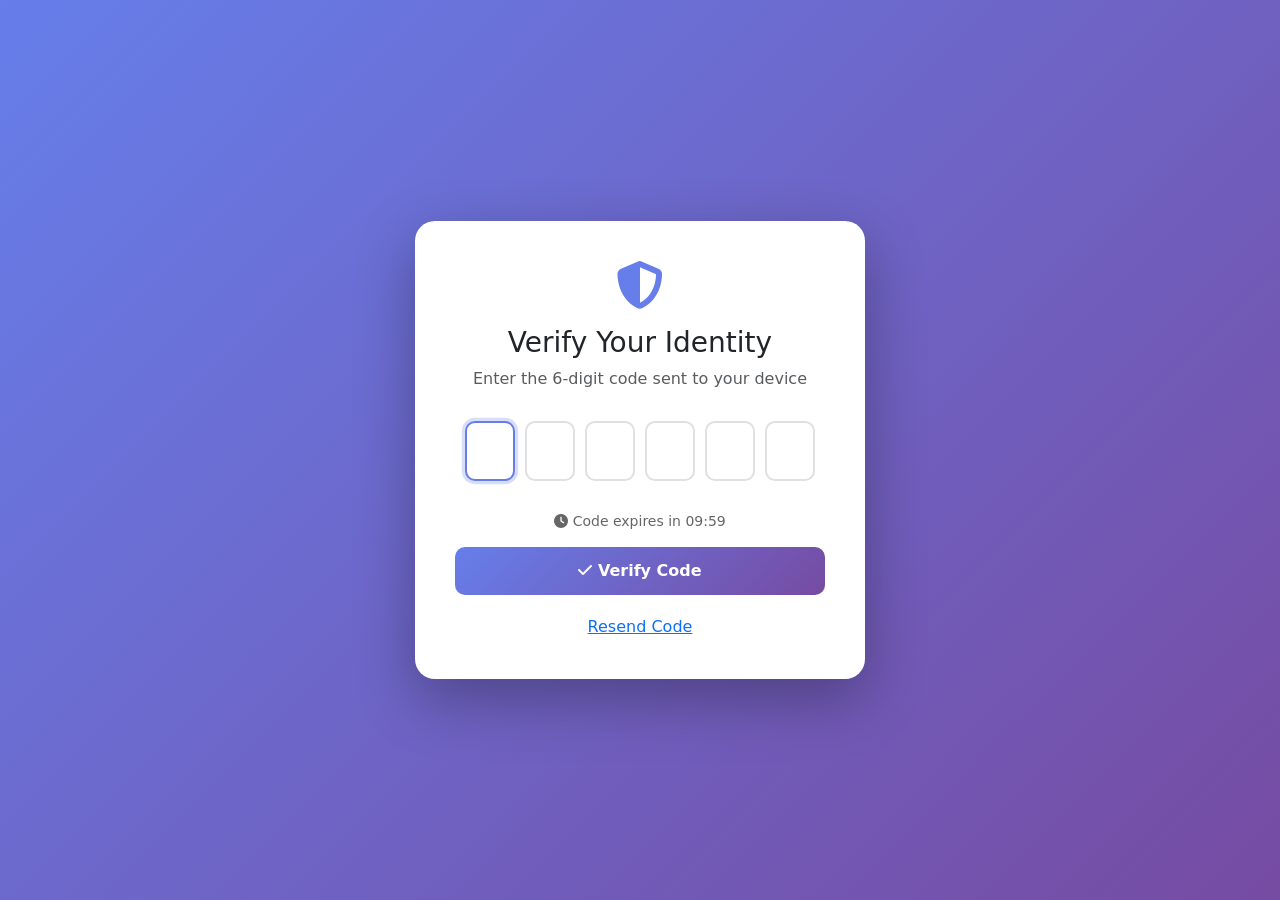
<file: templates/verify_otp.html>
<!DOCTYPE html>
<html lang="en">
<head>
    <meta charset="UTF-8">
    <meta name="viewport" content="width=device-width, initial-scale=1.0">
    <title>Verify OTP - Network Security Scanner</title>
    <link href="https://cdn.jsdelivr.net/npm/bootstrap@5.3.0/dist/css/bootstrap.min.css" rel="stylesheet">
    <link href="https://cdnjs.cloudflare.com/ajax/libs/font-awesome/6.4.0/css/all.min.css" rel="stylesheet">
    <style>
        body {
            background: linear-gradient(135deg, #667eea 0%, #764ba2 100%);
            min-height: 100vh;
            display: flex;
            align-items: center;
            justify-content: center;
        }
        
        .verify-container {
            max-width: 450px;
            width: 100%;
            margin: 20px;
        }
        
        .verify-card {
            background: white;
            border-radius: 20px;
            padding: 40px;
            box-shadow: 0 20px 60px rgba(0,0,0,0.3);
            text-align: center;
        }
        
        .otp-input-group {
            display: flex;
            gap: 10px;
            justify-content: center;
            margin: 30px 0;
        }
        
        .otp-digit {
            width: 50px;
            height: 60px;
            text-align: center;
            font-size: 24px;
            font-weight: bold;
            border: 2px solid #e0e0e0;
            border-radius: 10px;
            transition: all 0.3s;
        }
        
        .otp-digit:focus {
            border-color: #667eea;
            box-shadow: 0 0 0 0.2rem rgba(102,126,234,0.25);
            outline: none;
        }
        
        .timer {
            font-size: 14px;
            color: #666;
            margin: 15px 0;
        }
        
        .timer.warning {
            color: #dc3545;
            font-weight: bold;
        }
        
        .btn-verify {
            background: linear-gradient(135deg, #667eea 0%, #764ba2 100%);
            border: none;
            border-radius: 10px;
            padding: 12px;
            font-weight: 600;
            color: white;
            width: 100%;
        }
        
        .resend-link {
            margin-top: 20px;
            display: inline-block;
        }
    </style>
</head>
<body>
    <div class="verify-container">
        <div class="verify-card">
            <i class="fas fa-shield-alt fa-3x" style="color: #667eea;"></i>
            <h3 class="mt-3">Verify Your Identity</h3>
            <p class="text-muted">Enter the 6-digit code sent to your device</p>
            
            <div class="otp-input-group">
                <input type="text" class="otp-digit" maxlength="1" id="digit1" autofocus>
                <input type="text" class="otp-digit" maxlength="1" id="digit2">
                <input type="text" class="otp-digit" maxlength="1" id="digit3">
                <input type="text" class="otp-digit" maxlength="1" id="digit4">
                <input type="text" class="otp-digit" maxlength="1" id="digit5">
                <input type="text" class="otp-digit" maxlength="1" id="digit6">
            </div>
            
            <div class="timer" id="timer">
                <i class="fas fa-clock"></i> Code expires in <span id="countdown">10:00</span>
            </div>
            
            <button class="btn btn-verify" onclick="verifyOTP()">
                <i class="fas fa-check"></i> Verify Code
            </button>
            
            <div>
                <a href="#" class="resend-link" onclick="resendOTP()">Resend Code</a>
            </div>
        </div>
    </div>
    
    <script>
        let countdownInterval;
        let timeLeft = 600; // 10 minutes in seconds
        
        // Auto-focus and move between OTP fields
        const digits = document.querySelectorAll('.otp-digit');
        
        digits.forEach((digit, index) => {
            digit.addEventListener('input', (e) => {
                if (e.target.value.length === 1 && index < digits.length - 1) {
                    digits[index + 1].focus();
                }
            });
            
            digit.addEventListener('keydown', (e) => {
                if (e.key === 'Backspace' && !e.target.value && index > 0) {
                    digits[index - 1].focus();
                }
            });
        });
        
        // Start countdown
        function startCountdown() {
            countdownInterval = setInterval(() => {
                timeLeft--;
                
                const minutes = Math.floor(timeLeft / 60);
                const seconds = timeLeft % 60;
                document.getElementById('countdown').textContent = 
                    `${minutes.toString().padStart(2, '0')}:${seconds.toString().padStart(2, '0')}`;
                
                const timerDiv = document.getElementById('timer');
                if (timeLeft <= 60) {
                    timerDiv.classList.add('warning');
                }
                
                if (timeLeft <= 0) {
                    clearInterval(countdownInterval);
                    document.getElementById('countdown').textContent = 'Expired';
                    alert('OTP has expired. Please request a new one.');
                }
            }, 1000);
        }
        
        // Get OTP from input fields
        function getOTP() {
            let otp = '';
            digits.forEach(digit => {
                otp += digit.value;
            });
            return otp;
        }
        
        // Verify OTP
        async function verifyOTP() {
            const otp = getOTP();
            
            if (otp.length !== 6) {
                alert('Please enter complete 6-digit code');
                return;
            }
            
            const urlParams = new URLSearchParams(window.location.search);
            const identifier = urlParams.get('identifier');
            
            if (!identifier) {
                alert('Invalid verification request');
                return;
            }
            
            try {
                const response = await fetch('/verify-otp', {
                    method: 'POST',
                    headers: { 'Content-Type': 'application/json' },
                    body: JSON.stringify({ identifier, otp })
                });
                
                const data = await response.json();
                
                if (data.success) {
                    alert('Verification successful!');
                    window.location.href = '/login';
                } else {
                    alert('Invalid OTP. Please try again.');
                }
            } catch (error) {
                alert('Verification error: ' + error.message);
            }
        }
        
        // Resend OTP
        async function resendOTP() {
            const urlParams = new URLSearchParams(window.location.search);
            const identifier = urlParams.get('identifier');
            const method = urlParams.get('method') || 'email';
            
            try {
                const response = await fetch('/send-otp', {
                    method: 'POST',
                    headers: { 'Content-Type': 'application/json' },
                    body: JSON.stringify({ identifier, method, purpose: 'verification' })
                });
                
                const data = await response.json();
                
                if (data.success) {
                    // Reset timer
                    clearInterval(countdownInterval);
                    timeLeft = 600;
                    startCountdown();
                    alert('New OTP sent successfully');
                } else {
                    alert('Failed to resend OTP');
                }
            } catch (error) {
                alert('Error: ' + error.message);
            }
        }
        
        // Initialize
        startCountdown();
    </script>
</body>
</html>
</file>
